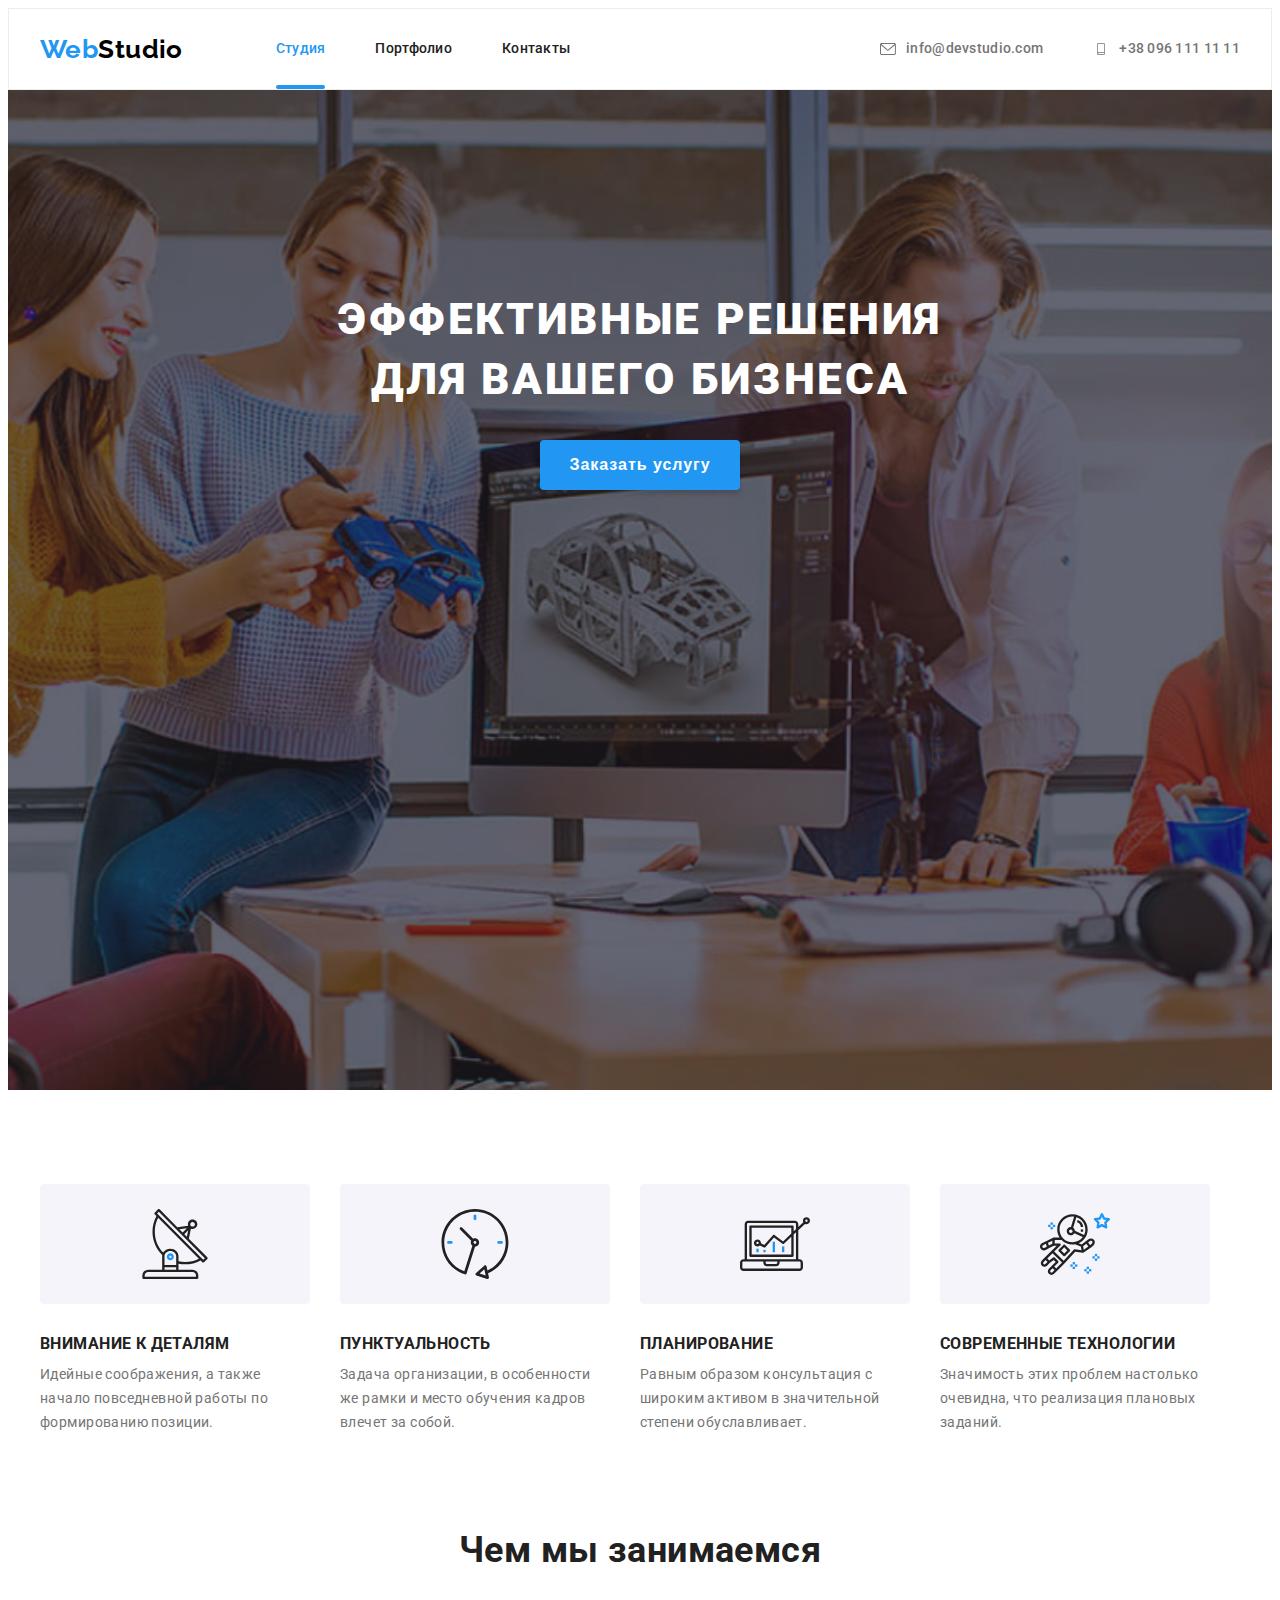
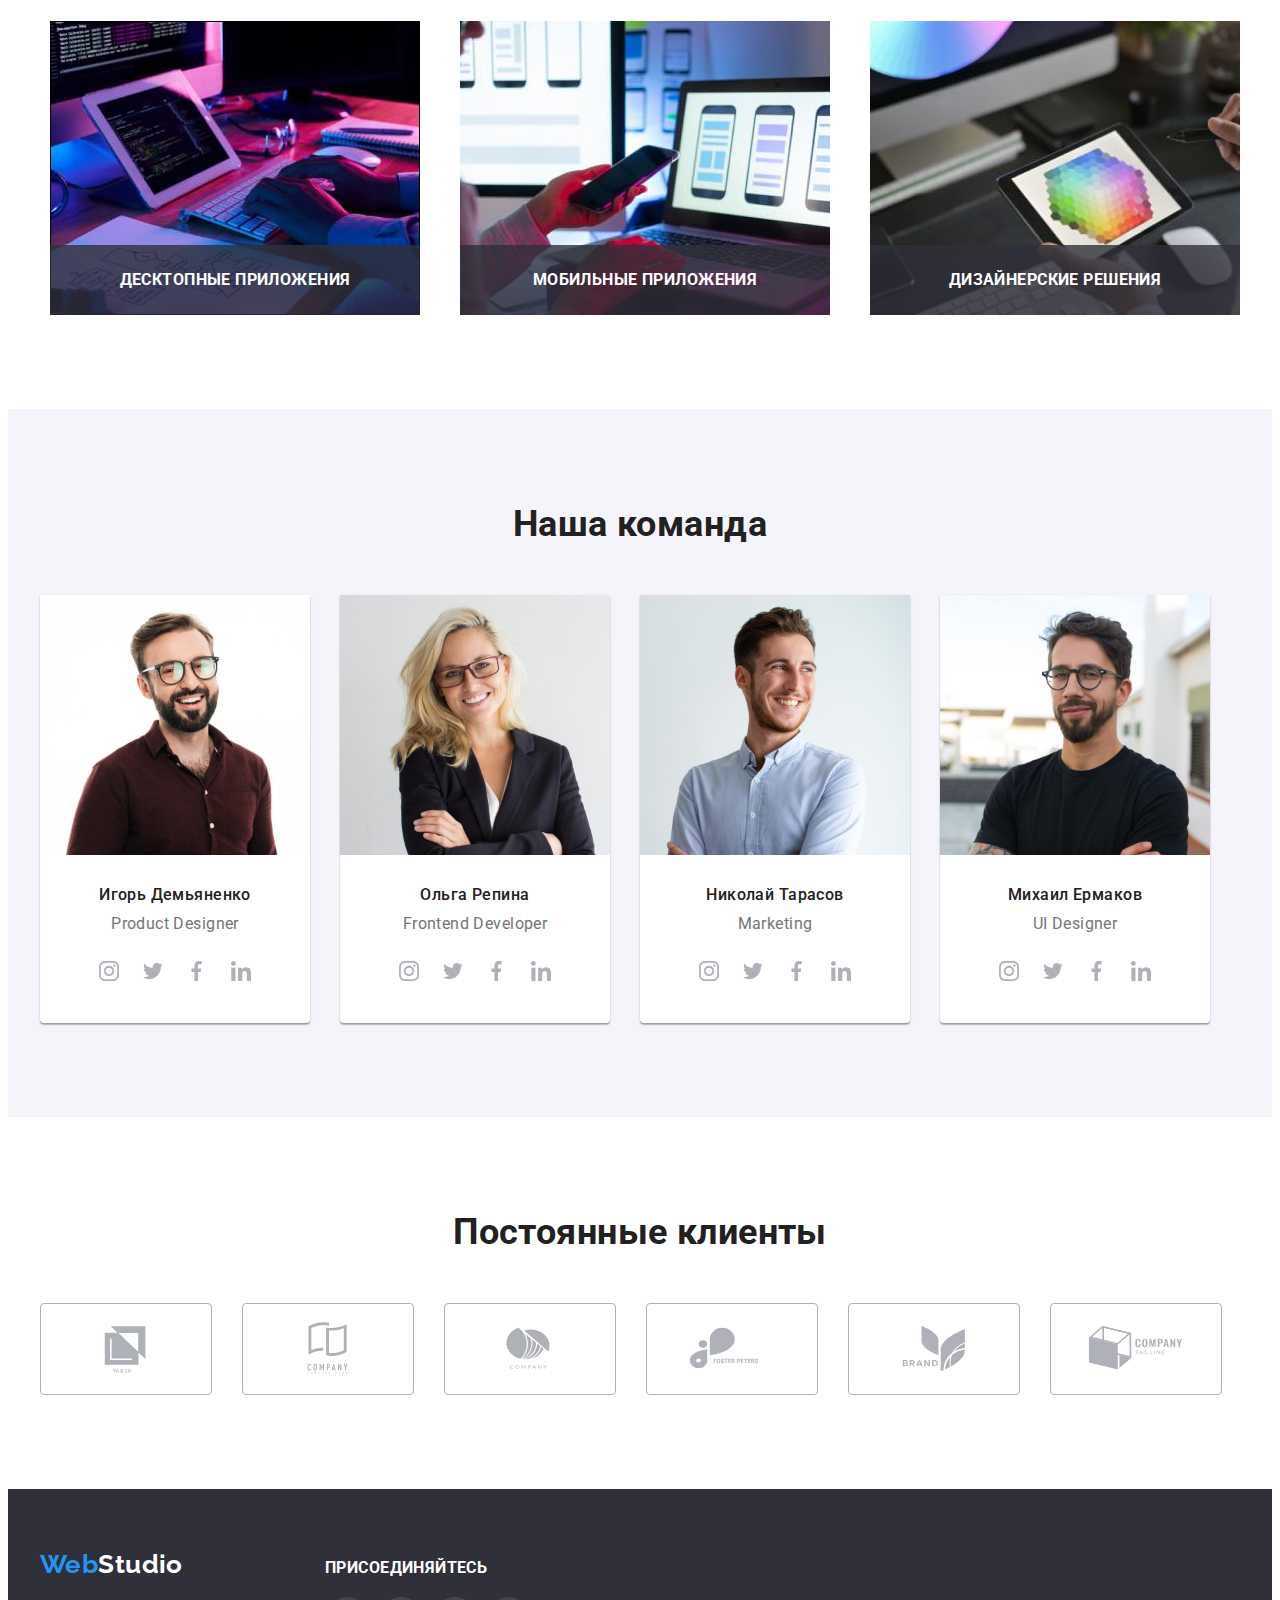
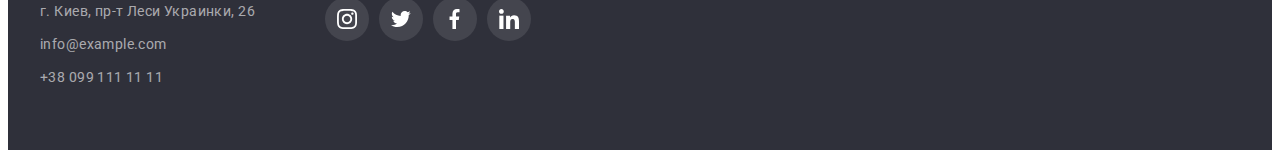
<file: index.html>
<!DOCTYPE html>
<html lang="ru">
<head>
    <meta charset="UTF-8">
    <meta http-equiv="X-UA-Compatible" content="IE=edge">
    <meta name="viewport" content="width=device-width, initial-scale=1.0">
    <link rel="stylesheet" href="https://cdnjs.cloudflare.com/ajax/libs/modern-normalize/1.1.0/modern-normalize.min.css" integrity="sha512-wpPYUAdjBVSE4KJnH1VR1HeZfpl1ub8YT/NKx4PuQ5NmX2tKuGu6U/JRp5y+Y8XG2tV+wKQpNHVUX03MfMFn9Q==" crossorigin="anonymous" referrerpolicy="no-referrer" />
    <link rel="preconnect" href="https://fonts.googleapis.com">
    <link rel="preconnect" href="https://fonts.gstatic.com" crossorigin>
    <link href="https://fonts.googleapis.com/css2?family=Raleway:wght@700&family=Roboto:wght@400;500;700;900&display=swap" rel="stylesheet"> 
    <link rel="stylesheet" href="./css/styles.css">
    <title>WebStudio</title>
</head>
<body>
    <!--Header-->
    <header class="page-header">
        <!--navigation section-->
        <div class="container main-flex">
            <nav class="navigation main-flex">
            <a class="logo" href="/">Web<span class="logo-header">Studio</span> </a>    
            <ul class="navigation-list main-flex">
                <li class="navigation-item"><a class="navigation-link current" href="/">Студия</a> </li>
                <li class="navigation-item"><a class="navigation-link" href="./portfolio.html">Портфолио</a> </li>
                <li class="navigation-item"><a class="navigation-link" href="/">Контакты</a> </li>
            </ul>
            </nav>
        <!--contacts section-->
            <ul class="contacts-list main-flex">
                <li class="contacts-item ">
                    <a class="contacts-link" href="mailto:info@devstudio.com">
                        <svg class="contacts-icon" width="16" height="12" fill="#AFB1B8">
                            <use href="./images/icons.svg#icon-envelope"></use>
                        </svg>
                        info@devstudio.com</a></li>
                <li class="contacts-item">
                    <a class="contacts-link" href="tel:+380961111111">
                        <svg class="contacts-icon"width="16" height="12" fill="#AFB1B8">
                            <use href="./images/icons.svg#icon-smartphone"></use>
                        </svg>
                        +38 096 111 11 11</a></li>
            </ul>
        </div>
    </header>
    <!--Main body-->
    <main class="page-name">
        <!--hero section-->
        <section class="hero-section">
            <div class="container">
                <h1 class="hero-name">Эффективные решения для вашего бизнеса</h1>
                <button class="hero-button button" type="button" data-modal-open>Заказать услугу</button>
            </div>
        </section>
        <!--benefits section-->
        <section class="benefits-section section">
            <h2 class="visually-hidden">Наши преимущества</h2>
            <div class="container">
                <ul class="benefits-list main-flex">          
                    <li class="benefits-item">
                        <div class="benefits-pictures">
                            <svg width="70" height="70">
                                <use href="./images/icons.svg#icon-antenna-1"></use>
                            </svg>
                        </div>
                        <h3 class="benefits-name">Внимание к деталям</h3>
                        <p class="benefits-text">Идейные соображения, а также начало повседневной работы по формированию позиции.</p>
                    </li>
                    <li class="benefits-item">
                        <div class="benefits-pictures">
                            <svg width="70" height="70">
                                <use href="./images/icons.svg#icon-clock-1"></use>
                            </svg>
                        </div>
                        <h3 class="benefits-name"> Пунктуальность</h3>
                        <p class="benefits-text">Задача организации, в особенности же рамки и место обучения кадров влечет за собой.</p>
                    </li>
                    <li class="benefits-item">
                        <div class="benefits-pictures">
                            <svg width="70" height="70">
                                <use href="./images/icons.svg#icon-diagram-1"></use>
                            </svg>
                        </div>
                        <h3 class="benefits-name">Планирование</h3>
                        <p class="benefits-text">Равным образом консультация с широким активом в значительной степени обуславливает.</p>
                    </li>
                    <li class="benefits-item">
                        <div class="benefits-pictures">
                            <svg width="70" height="70">
                                <use href="./images/icons.svg#icon-astronaut-1"></use>
                            </svg>
                        </div>
                        <h3 class="benefits-name">Современные технологии</h3>
                        <p class="benefits-text">Значимость этих проблем настолько очевидна, что реализация плановых заданий.</p>
                    </li>
                </ul>
            </div>
        </section>
        <!--activity section-->
        <section class="activity-section section">
            <div class="container">
                <h2 class="section-title">Чем мы занимаемся</h2>
                <ul class="activity-list main-flex">
                    <li class="activity-item">
                        <img src="./images/img1.jpg" 
                        alt="programer working his desk office" 
                        width="370"/>
                        <h3 class="overlay-activity-title">Десктопные приложения</h3>
                    </li>
                    <li class="activity-item">
                        <img src="./images/img2.jpg"
                        alt="smartphones"
                        width="370"/>
                        <h3 class="overlay-activity-title">Мобильные приложения</h3>
                    </li>
                    <li class="activity-item">
                        <img src="./images/img3.jpg"
                        alt="creative color"
                        width="370"/>
                        <h3 class="overlay-activity-title">Дизайнерские решения</h3>
                    </li>
                </ul>
            </div>
        </section>
        <!--team section-->
        <section class="team-section section">
            <div class="container">
                <h2 class="section-title">Наша команда</h2>
                <ul class="team-list main-flex">
                    <li class="team-item">
                        <img src="./images/team-member1.jpg"
                        alt="Игорь Демьяненко"
                        width="270"/>
                        <div class="social-container">
                        <h3 class="team-name">Игорь Демьяненко</h3>
                        <p class="team-text">Product Designer</p>
                        <ul class="social-list">
                            <li class="social-item">
                                <a href="https://instagram.com/" class="social-link" width="20px" height="20px">
                                    <svg class="social-icon" width="20" height="20">
                                        <use href="./images/icons.svg#icon-instagram-2"></use>
                                    </svg>
                                </a>
                            </li>
                            <li class="social-item">
                                <a href="https://twitter.com/" class="social-link" width="20px" height="20px">
                                    <svg class="social-icon" width="20" height="20">
                                        <use href="./images/icons.svg#icon-twitter"></use>
                                    </svg>
                                </a>
                            </li>
                            <li class="social-item">
                                <a href="https://facebook.com/" class="social-link" width="20px" height="20px">
                                    <svg class="social-icon" width="20" height="20">
                                        <use href="./images/icons.svg#icon-facebook"></use>
                                    </svg>
                                </a>
                            </li>
                            <li class="social-item">
                                <a href="https://linkedin.com/" class="social-link" width="20px" height="20px">
                                    <svg class="social-icon"width="20" height="20">
                                        <use href="./images/icons.svg#icon-linkedin-1"></use>
                                    </svg>
                                </a>
                            </li>
                        </ul>
                        </div>
                    </li>
                    <li class="team-item">
                        <img src="./images/team-member2.jpg"
                        alt="Ольга Репина"
                        width="270"/>
                        <div class="social-container">
                        <h3 class="team-name">Ольга Репина</h3>
                        <p class="team-text">Frontend Developer</p>
                        <ul class="social-list">
                            <li class="social-item">
                                <a href="https://instagram.com/" class="social-link" width="20px" height="20px">
                                    <svg class="social-icon" width="20" height="20">
                                        <use href="./images/icons.svg#icon-instagram-2"></use>
                                    </svg>
                                </a>
                            </li>
                            <li class="social-item">
                                <a href="https://twitter.com/" class="social-link" width="20px" height="20px">
                                    <svg class="social-icon" width="20" height="20">
                                        <use href="./images/icons.svg#icon-twitter"></use>
                                    </svg>
                                </a>
                            </li>
                            <li class="social-item">
                                <a href="https://facebook.com/" class="social-link" width="20px" height="20px">
                                    <svg class="social-icon" width="20" height="20">
                                        <use href="./images/icons.svg#icon-facebook"></use>
                                    </svg>
                                </a>
                            </li>
                            <li class="social-item">
                                <a href="https://linkedin.com/" class="social-link" width="20px" height="20px">
                                    <svg class="social-icon"width="20" height="20">
                                        <use href="./images/icons.svg#icon-linkedin-1"></use>
                                    </svg>
                                </a>
                            </li>
                        </ul>
                        </div>
                    </li>
                    <li class="team-item">
                        <img src="./images/team-member3.jpg"
                        alt="Николай Тарасов"
                        width="270"/>
                        <div class="social-container">
                        <h3 class="team-name">Николай Тарасов</h3>
                        <p class="team-text">Marketing</p>
                        <ul class="social-list">
                            <li class="social-item">
                                <a href="https://instagram.com/" class="social-link" width="20px" height="20px">
                                    <svg class="social-icon" width="20" height="20">
                                        <use href="./images/icons.svg#icon-instagram-2"></use>
                                    </svg>
                                </a>
                            </li>
                            <li class="social-item">
                                <a href="https://twitter.com/" class="social-link" width="20px" height="20px">
                                    <svg class="social-icon" width="20" height="20">
                                        <use href="./images/icons.svg#icon-twitter"></use>
                                    </svg>
                                </a>
                            </li>
                            <li class="social-item">
                                <a href="https://facebook.com/" class="social-link" width="20px" height="20px">
                                    <svg class="social-icon" width="20" height="20">
                                        <use href="./images/icons.svg#icon-facebook"></use>
                                    </svg>
                                </a>
                            </li>
                            <li class="social-item">
                                <a href="https://linkedin.com/" class="social-link" width="20px" height="20px">
                                    <svg class="social-icon"width="20" height="20">
                                        <use href="./images/icons.svg#icon-linkedin-1"></use>
                                    </svg>
                                </a>
                            </li>
                        </ul>
                        </div>
                    </li>
                    <li class="team-item">
                        <img src="./images/team-member4.jpg"
                        alt="Михаил Ермаков"
                        width="270"/>
                        <div class="social-container">
                        <h3 class="team-name">Михаил Ермаков</h3>
                        <p class="team-text">UI Designer</p>
                        <ul class="social-list">
                            <li class="social-item">
                                <a href="https://instagram.com/" class="social-link" width="20px" height="20px">
                                    <svg class="social-icon" width="20" height="20">
                                        <use href="./images/icons.svg#icon-instagram-2"></use>
                                    </svg>
                                </a>
                            </li>
                            <li class="social-item">
                                <a href="https://twitter.com/" class="social-link" width="20px" height="20px">
                                    <svg class="social-icon" width="20" height="20">
                                        <use href="./images/icons.svg#icon-twitter"></use>
                                    </svg>
                                </a>
                            </li>
                            <li class="social-item">
                                <a href="https://facebook.com/" class="social-link" width="20px" height="20px">
                                    <svg class="social-icon" width="20" height="20">
                                        <use href="./images/icons.svg#icon-facebook"></use>
                                    </svg>
                                </a>
                            </li>
                            <li class="social-item">
                                <a href="https://linkedin.com/" class="social-link" width="20px" height="20px">
                                    <svg class="social-icon"width="20" height="20">
                                        <use href="./images/icons.svg#icon-linkedin-1"></use>
                                    </svg>
                                </a>
                            </li>
                        </ul>
                        </div>
                    </li>
                </ul>
            </div>
        </section>
        <!-- clients section -->
        <section class="section">
            <div class="container">
                <h2 class="section-title">Постоянные клиенты</h2>
                <ul class="clients-list main-flex">
                    <li class="clients-item">
                        <a href="" class="clients-link">
                            <svg class="clients-icon" width="106" height="60">
                                <use href="./images/icons.svg#icon-Logo1"></use>
                            </svg>
                        </a>
                    </li>
                    <li class="clients-item">
                        <a href="" class="clients-link">
                            <svg class="clients-icon" width="106" height="60">
                                <use href="./images/icons.svg#icon-Logo2"></use>
                            </svg>
                        </a>
                    </li>
                    <li class="clients-item">
                        <a href="" class="clients-link">
                            <svg class="clients-icon" width="106" height="60">
                                <use href="./images/icons.svg#icon-Logo3"></use>
                            </svg>
                        </a>
                    </li>
                    <li class="clients-item">
                        <a href="" class="clients-link">
                            <svg class="clients-icon" width="106" height="60">
                                <use href="./images/icons.svg#icon-Logo4"></use>
                            </svg>
                        </a>
                    </li>
                    <li class="clients-item">
                        <a href="" class="clients-link">
                            <svg class="clients-icon" width="106" height="60">
                                <use href="./images/icons.svg#icon-Logo5"></use>
                            </svg>
                        </a>
                    </li>
                    <li class="clients-item">
                        <a href="" class="clients-link">
                            <svg class="clients-icon" width="106" height="60">
                                <use href="./images/icons.svg#icon-Logo6"></use>
                            </svg>
                        </a>
                    </li>
                </ul>
            </div>
        </section>
    </main>
    <!--Footer-->
    <footer class="page-footer">
        <div class="footer-container">
            <div>
                <a class="logo" href="/">Web<span class="logo-footer">Studio</span> </a>
                <!--address section-->
                <address class="address">
                    <ul class="adress-list">
                        <li class="address-item"><a class="address-link" href="/">г. Киев, пр-т Леси Украинки, 26</a></li>
                        <li class="address-item"><a class="address-link" href="mailto:info@example.com">info@example.com</a></li>
                        <li class="address-item"><a class="address-link" href="tel:+380961111111">+38 099 111 11 11</a></li>
                    </ul>
                </address>
            </div>
            <div class="footer-social">
                <h3 class="social-title">Присоединяйтесь</h3>
                <ul class="footer-social-list main-flex">
                    <li class="footer-social-item">
                        <a href="https://instagram.com/" class="footer-social-link" width="20px" height="20px">
                            <svg class="social-icon" width="20" height="20">
                                <use href="./images/icons.svg#icon-instagram-2"></use>
                            </svg>
                        </a>
                    </li>
                    <li class="footer-social-item">
                        <a href="https://twitter.com/" class="footer-social-link" width="20px" height="20px">
                            <svg class="social-icon" width="20" height="20">
                                <use href="./images/icons.svg#icon-twitter"></use>
                            </svg>
                        </a>
                    </li>
                    <li class="footer-social-item">
                        <a href="https://facebook.com/" class="footer-social-link" width="20px" height="20px">
                            <svg class="social-icon" width="20" height="20">
                                <use href="./images/icons.svg#icon-facebook"></use>
                            </svg>
                        </a>
                    </li>
                    <li class="footer-social-item">
                        <a href="https://linkedin.com/" class="footer-social-link" width="20px" height="20px">
                            <svg class="social-icon"width="20" height="20">
                                <use href="./images/icons.svg#icon-linkedin-1"></use>
                            </svg>
                        </a>
                    </li>
                </ul>
            </div>
        </div>
    </footer>
    <div class="backdrop is-hidden" data-modal>
        <div class="modal">
        <button class="button-close button" data-modal-close>
            <svg class="icon-cross" width="18" height="18">
                <title>Закрыть</title>
                <use href="./images/icons.svg#icon-close"></use>
            </svg>
        </button>
        </div>
    </div>
    <script src="./js/modal.js"></script>
</body>
</html>
</file>
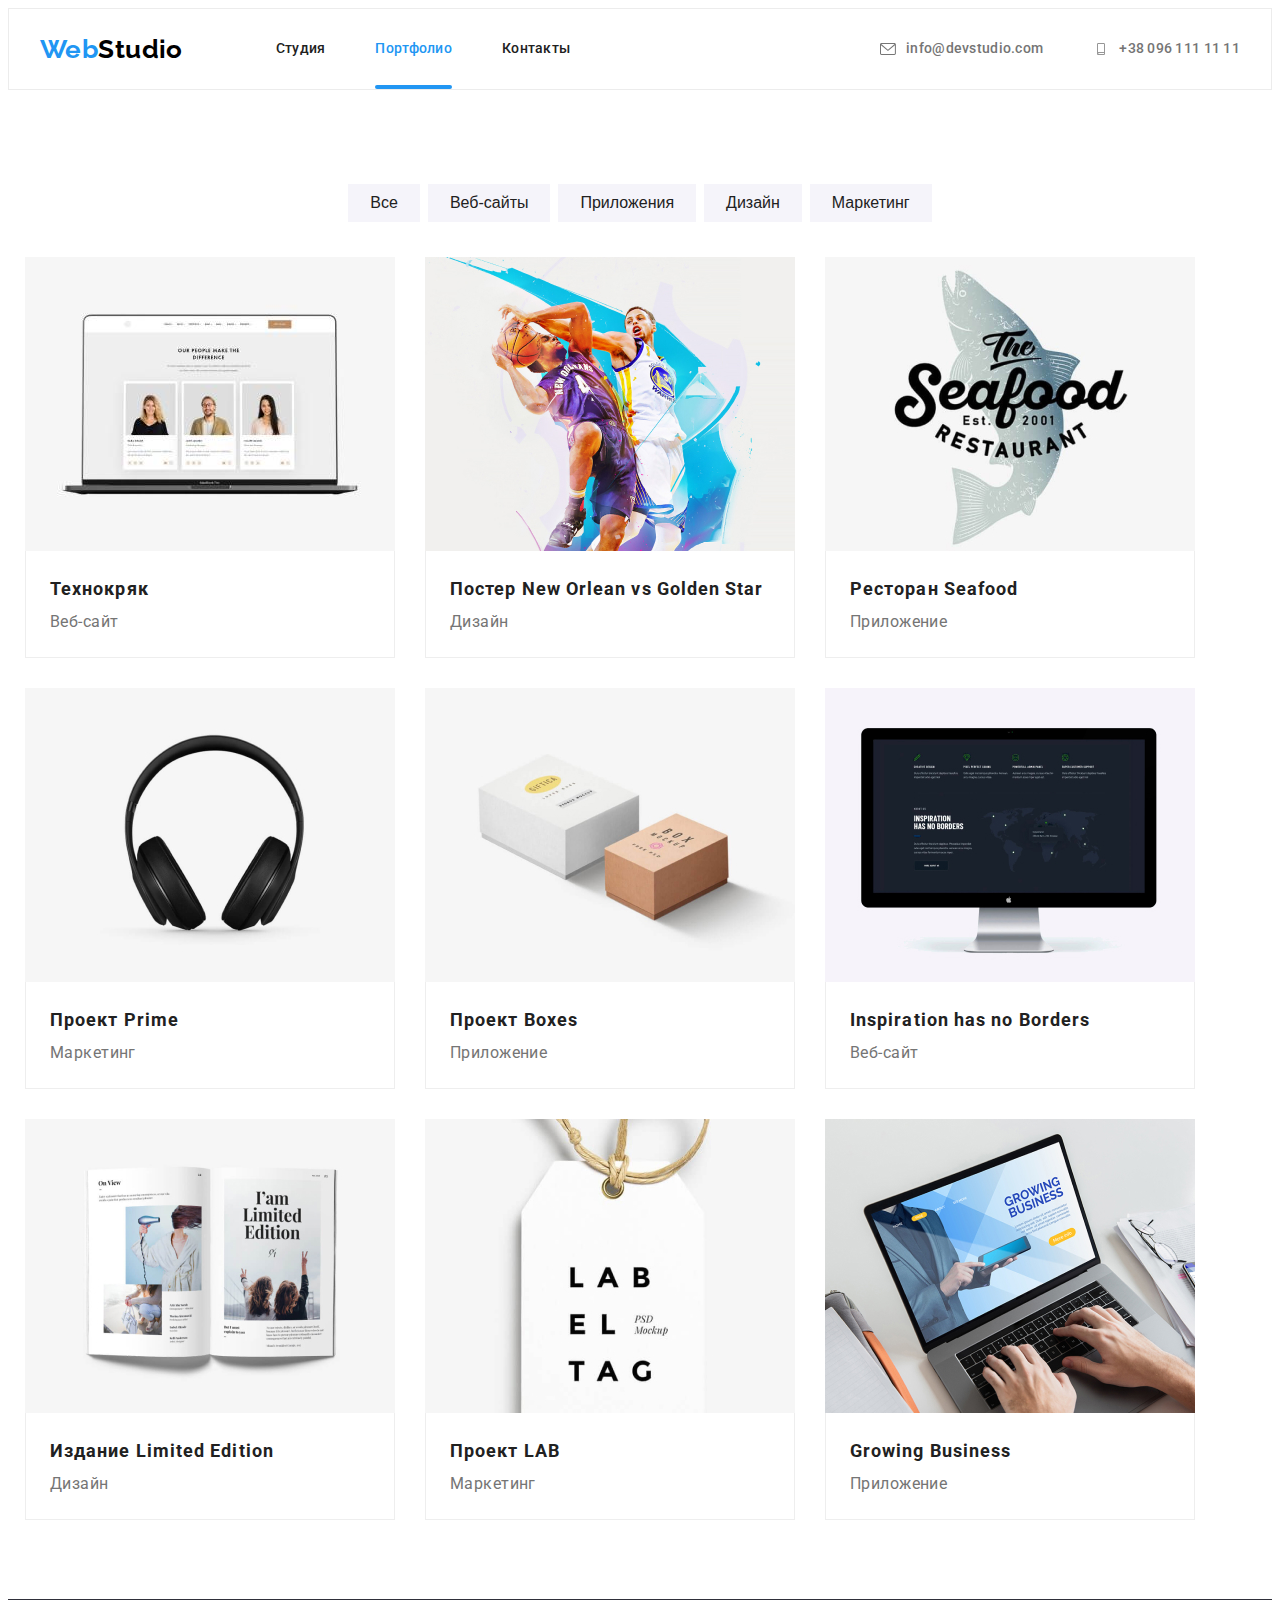
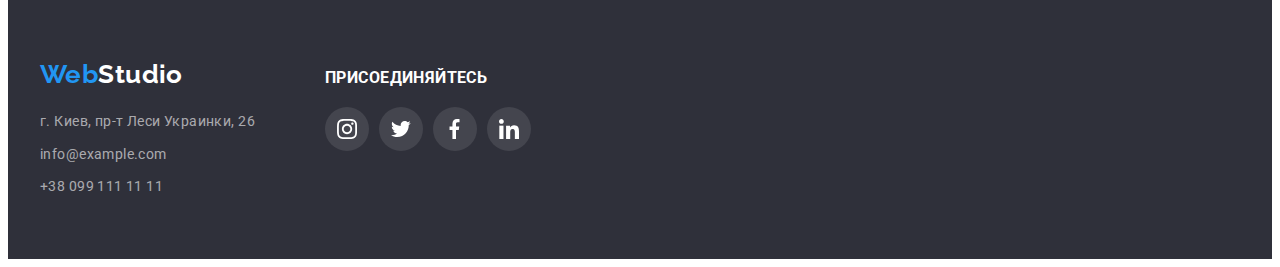
<file: portfolio.html>
<!DOCTYPE html>
<html lang="ru">
<head>
    <meta charset="UTF-8">
    <meta http-equiv="X-UA-Compatible" content="IE=edge">
    <meta name="viewport" content="width=device-width, initial-scale=1.0">
    <link rel="stylesheet" href="https://cdnjs.cloudflare.com/ajax/libs/modern-normalize/1.1.0/modern-normalize.min.css" integrity="sha512-wpPYUAdjBVSE4KJnH1VR1HeZfpl1ub8YT/NKx4PuQ5NmX2tKuGu6U/JRp5y+Y8XG2tV+wKQpNHVUX03MfMFn9Q==" crossorigin="anonymous" referrerpolicy="no-referrer" />
    <link rel="preconnect" href="https://fonts.googleapis.com">
    <link rel="preconnect" href="https://fonts.gstatic.com" crossorigin>
    <link href="https://fonts.googleapis.com/css2?family=Raleway:wght@700&family=Roboto:wght@400;500;700;900&display=swap" rel="stylesheet"> 
    <link rel="stylesheet" href="./css/styles.css">
    <title>Portfolio</title>
</head>
<body>
    <!--Header-->
    <header class="page-header">
        <!--navigation section-->
        <div class="container main-flex">
            <nav class="navigation main-flex">
            <a class="logo" href="/">Web<span class="logo-header">Studio</span> </a>    
            <ul class="navigation-list main-flex">
                <li class="navigation-item"> <a class="navigation-link" href="./index.html">Студия</a> </li>
                <li class="navigation-item"><a class="navigation-link current" href="#">Портфолио</a> </li>
                <li class="navigation-item"><a class="navigation-link" href="/">Контакты</a> </li>
            </ul>
            </nav>
        <!--contacts section-->
        <ul class="contacts-list main-flex">
            <li class="contacts-item ">
                <a class="contacts-link" href="mailto:info@devstudio.com">
                    <svg class="contacts-icon" width="16" height="12" fill="#AFB1B8">
                        <use href="./images/icons.svg#icon-envelope"></use>
                    </svg>
                    info@devstudio.com</a></li>
            <li class="contacts-item">
                <a class="contacts-link" href="tel:+380961111111">
                    <svg class="contacts-icon"width="16" height="12" fill="#AFB1B8">
                        <use href="./images/icons.svg#icon-smartphone"></use>
                    </svg>
                    +38 096 111 11 11</a></li>
        </ul>
        </div>
    </header>
    <!--Main body-->
    <main class="page-main">
        <!--button section-->
        <section class="button-section section">
            <h1 class="visually-hidden">Портфолио</h1>
            <div class="container">
                <ul class="button-list main-flex">
                    <li class="button-item"><button class="button-filter button" type="button">Все</button></li>
                    <li class="button-item"><button class="button-filter button" type="button">Веб-сайты</button></li>
                    <li class="button-item"><button class="button-filter button" type="button">Приложения</button></li>
                    <li class="button-item"><button class="button-filter button" type="button">Дизайн</button></li>
                    <li class="button-item"><button class="button-filter button" type="button">Маркетинг</button></li>
                </ul>
                <!--filter section-->
                <ul class="filter-list main-flex">
                    <li class="filter-item">
                        <a class="filter-link">
                        <div class="filter-item-wrap">
                        <img src="./images/portfolio1.jpg" 
                        alt="laptop screen"
                        width="370">
                        <p class="filter-text">Технокряк это современная площадка распространения коронавируса. Компании используют эту платформу для цифрового шпионажа и атак на защищённые сервера конкурентов.</p>
                        </div>
                        <div class="portfolio-card-text">
                            <h2 class="portfolio-title">Технокряк</h2>
                            <p class="portfolio-text">Веб-сайт</p>
                        </div>
                        </a>
                    
                    </li>
                    <li class="filter-item">
                        <a class="filter-link">
                        <div class="filter-item-wrap">
                        <img src="./images/portfolio2.jpg" 
                        alt="basketball players"
                        width="370">
                        <p class="filter-text">Технокряк это современная площадка распространения коронавируса. Компании используют эту платформу для цифрового шпионажа и атак на защищённые сервера конкурентов.</p>
                        </div>
                        <div class="portfolio-card-text">
                            <h2 class="portfolio-title">Постер New Orlean vs Golden Star</h2>
                            <p class="portfolio-text">Дизайн</p>
                        </div>
                        </a>
                    </li>
                    <li class="filter-item">
                        <a class="filter-link">
                        <div class="filter-item-wrap">
                        <img src="./images/portfolio3.jpg" 
                        alt="shark"
                        width="370">
                        <p class="filter-text">Технокряк это современная площадка распространения коронавируса. Компании используют эту платформу для цифрового шпионажа и атак на защищённые сервера конкурентов.</p>
                        </div>
                        <div class="portfolio-card-text">
                            <h2 class="portfolio-title">Ресторан Seafood</h2>
                            <p class="portfolio-text">Приложение</p>
                        </div>
                        </a>
                    </li>
                    <li class="filter-item">
                        <a class="filter-link">
                        <div class="filter-item-wrap">
                        <img src="./images/portfolio4.jpg" 
                        alt="headphones"
                        width="370">
                        <p class="filter-text">Технокряк это современная площадка распространения коронавируса. Компании используют эту платформу для цифрового шпионажа и атак на защищённые сервера конкурентов.</p>
                        </div>
                        <div class="portfolio-card-text">
                            <h2 class="portfolio-title">Проект Prime</h2>
                            <p class="portfolio-text">Маркетинг</p>
                        </div>
                        </a>
                    </li>
                    <li class="filter-item">
                        <a class="filter-link">
                        <div class="filter-item-wrap">
                        <img src="./images/portfolio5.jpg" 
                        alt="boxes"
                        width="370">
                        <p class="filter-text">Технокряк это современная площадка распространения коронавируса. Компании используют эту платформу для цифрового шпионажа и атак на защищённые сервера конкурентов.</p>
                        </div>
                        <div class="portfolio-card-text">
                            <h2 class="portfolio-title">Проект Boxes</h2>
                            <p class="portfolio-text">Приложение</p>
                        </div>
                        </a>
                    </li>
                    <li class="filter-item">
                        <a class="filter-link">
                        <div class="filter-item-wrap">
                        <img src="./images/portfolio6.jpg" 
                        alt="screen"
                        width="370">
                        <p class="filter-text">Технокряк это современная площадка распространения коронавируса. Компании используют эту платформу для цифрового шпионажа и атак на защищённые сервера конкурентов.</p>
                        </div>
                        <div class="portfolio-card-text">
                            <h2 class="portfolio-title">Inspiration has no Borders</h2>
                            <p class="portfolio-text">Веб-сайт</p>
                        </div>
                        </a>
                    </li>
                    <li class="filter-item">
                        <a class="filter-link">
                        <div class="filter-item-wrap">
                        <img src="./images/portfolio7.jpg" 
                        alt="magazine"
                        width="370">
                        <p class="filter-text">Технокряк это современная площадка распространения коронавируса. Компании используют эту платформу для цифрового шпионажа и атак на защищённые сервера конкурентов.</p>
                        </div>
                        <div class="portfolio-card-text">
                            <h2 class="portfolio-title">Издание Limited Edition</h2>
                            <p class="portfolio-text">Дизайн</p>
                        </div>
                        </a>
                    </li>
                    <li class="filter-item">
                        <a class="filter-link">
                        <div class="filter-item-wrap">
                        <img src="./images/portfolio8.jpg" 
                        alt="lable"
                        width="370">
                        <p class="filter-text">Технокряк это современная площадка распространения коронавируса. Компании используют эту платформу для цифрового шпионажа и атак на защищённые сервера конкурентов.</p>
                        </div>
                        <div class="portfolio-card-text">
                            <h2 class="portfolio-title">Проект LAB</h2>
                            <p class="portfolio-text">Маркетинг</p>
                        </div>
                        </a>
                    </li>
                    <li class="filter-item">
                        <a class="filter-link">
                        <div class="filter-item-wrap">
                        <img src="./images/portfolio9.jpg" 
                        alt="laptop"
                        width="370">
                        <p class="filter-text">Технокряк это современная площадка распространения коронавируса. Компании используют эту платформу для цифрового шпионажа и атак на защищённые сервера конкурентов.</p>
                        </div>
                        <div class="portfolio-card-text">
                            <h2 class="portfolio-title">Growing Business</h2>
                            <p class="portfolio-text">Приложение</p>
                        </div>
                        </a>
                    </li>
                </ul>
            </div>
        </section>
    </main>
    <!--Footer-->
    <footer class="page-footer">
        <div class="footer-container">
            <div>
                <a class="logo" href="/">Web<span class="logo-footer">Studio</span> </a>
                <!--address section-->
                <address class="address">
                    <ul class="adress-list">
                        <li class="address-item"><a class="address-link" href="/">г. Киев, пр-т Леси Украинки, 26</a></li>
                        <li class="address-item"><a class="address-link" href="mailto:info@example.com">info@example.com</a></li>
                        <li class="address-item"><a class="address-link" href="tel:+380961111111">+38 099 111 11 11</a></li>
                    </ul>
                </address>
            </div>
            <div class="footer-social">
                <h3 class="social-title">Присоединяйтесь</h3>
                <ul class="footer-social-list main-flex">
                    <li class="footer-social-item">
                        <a href="https://instagram.com/" class="footer-social-link" width="20px" height="20px">
                            <svg class="social-icon" width="20" height="20">
                                <use href="./images/icons.svg#icon-instagram-2"></use>
                            </svg>
                        </a>
                    </li>
                    <li class="footer-social-item">
                        <a href="https://twitter.com/" class="footer-social-link" width="20px" height="20px">
                            <svg class="social-icon" width="20" height="20">
                                <use href="./images/icons.svg#icon-twitter"></use>
                            </svg>
                        </a>
                    </li>
                    <li class="footer-social-item">
                        <a href="https://facebook.com/" class="footer-social-link" width="20px" height="20px">
                            <svg class="social-icon" width="20" height="20">
                                <use href="./images/icons.svg#icon-facebook"></use>
                            </svg>
                        </a>
                    </li>
                    <li class="footer-social-item">
                        <a href="https://linkedin.com/" class="footer-social-link" width="20px" height="20px">
                            <svg class="social-icon"width="20" height="20">
                                <use href="./images/icons.svg#icon-linkedin-1"></use>
                            </svg>
                        </a>
                    </li>
                </ul>
            </div>
        </div>
    </footer>
</body>
</html>
</file>
<file: css/styles.css>
:root {
    --primary-text-font: Roboto, sans-serif;
    --secondary-text-font: Raleway, sans-serif;
    --primary-text-color: #212121;
    --secondary-text-color: #757575;
    --accent-color: #2196F3;
    --primary-background-color: #2F303A;
    --secondary-background-color: #F5F4FA;
    --background-color: #E5E5E5;
    --general-white: #FFFFFF;
    --general-black: #000000;
    --icons-color:#AFB1B8;
    --transition-duration: 250ms;
    --transition-timing-function: cubic-bezier(0.4, 0, 0.2, 1);
}
/* utilities */
p,
h1,
h2,
h3,
h4,
h5,
h6
{
    margin: 0;
}
ul {
    margin: 0;
    padding: 0;
    list-style: none;
}
img {
    display: block;
    max-width: 100%;
    height: auto;
}
a {
    text-decoration: none;
}

.button {
    border: none;
    cursor: pointer;
}
.visually-hidden {
    position: absolute;
    width: 1px;
    height: 1px;
    margin: -1px;
    border: 0;
    padding: 0;
    white-space: nowrap;
    clip-path: inset(100%);
    clip: rect(0 0 0 0);
    overflow: hidden;
}
.container{
    width: 1200px;
    margin: 0 auto;
    padding-right: 15px;
    padding-left: 15px;
}
.section {
    padding-top: 94px;
    padding-bottom: 94px;
}
.main-flex {
    display: flex;
    align-items: center;
}
body {
    font-family: var(--primary-text-font);
    color: var(--secondary-text-color);
    font-size: 14px;
    letter-spacing: 0.03em;
    font-style: normal;
}
/* header */
.page-header {
    background-color: var(--general-white);
    height: 80px;
    border: 1px solid #ECECEC;
}
.logo {
    font-family: var(--secondary-text-font);
    font-weight: 700;
    font-size: 26px;
    line-height: 1.19;
    color: var(--accent-color);
}
.logo-header {
    color: var(--general-black);
}
.logo-footer {
    color: var(--general-white);
}
/* navigation */
.navigation-list {
    margin-left: 93px;
}
.navigation-link {
    padding-top: 32px;
    padding-bottom: 32px;
    display: block;
    font-weight: 500;
    line-height: 1.14;
    letter-spacing: 0.02em;
    color: var(--primary-text-color);
    transition: color var(--transition-duration) var(--transition-timing-function);
    
}
.navigation-item:not(:last-child) {
    margin-right: 50px;
}
.navigation-link:hover, .navigation-link:focus {
    color: var(--accent-color);
    
}
.navigation-link.current {
    position: relative;
    color: var(--accent-color);
}
.navigation-link.current::after {
    position: absolute;
    background-color: var(--accent-color);
    content: '';
    width: 100%;
    height: 4px;
    border-radius: 2px;
    bottom: 0;
    left: 0;
}
/* contacts */
.contacts-list {
    margin-left: auto;
    align-items: center;
}
.contacts-item {
    display: block;
    padding-top: 32px;
    padding-bottom: 32px;
}
.contacts-item:not(:last-child) {
    margin-right: 50px;
}
.contacts-link {
    display: flex;
    align-items: center;
    font-weight: 500;
    line-height: 1.14;
    letter-spacing: 0.02em;
    color: inherit;
    transition: color var(--transition-duration) var(--transition-timing-function);
}
.contacts-link:hover,
.contacts-link:focus {
    color: var(--accent-color);
    fill: currentColor;
}
.contacts-icon {
    margin-right: 10px;
    fill: currentColor;
}
/* hero */
.hero-section {
    max-width: 1600px;
    height: 600px;
    margin: 0 auto;
    padding-top: 200px;
    padding-bottom: 200px;
    align-items: center;
    text-align: center;
    background-color: var(--primary-background-color);
    background-image: linear-gradient(to right, rgba(47, 48, 58, 0.4), rgba(47, 48, 58, 0.4)), url(../images/overlay.jpg);
    background-repeat: no-repeat;
    background-position: center;
    background-size: cover;
}
.hero-name {
    margin: 0 auto;
    width: 696px;
    font-style: normal;
    font-weight: 900;
    font-size: 44px;
    line-height: 1.36;
    color: var(--general-white);
    letter-spacing: 0.06em;
    text-transform: uppercase;
}
.hero-button {
    margin-top: 30px;
    width: 200px;
    height: 50px;
    font-weight: 700;
    font-size: 16px;
    line-height: 1.87;
    letter-spacing: 0.06em;
    color: var(--general-white);
    background-color: var(--accent-color);
    box-shadow: 0px 4px 4px rgba(0, 0, 0, 0.15);
    border-radius: 4px;
    transition: background-color var(--transition-duration) var(--transition-timing-function);
}
.hero-button:hover, .hero-button:focus {
    background-color: #188CE8
    
}
.backdrop {
    position: fixed;
    top: 0;
    left: 0;
    width: 100%;
    height: 100%;
    visibility: visible;
    transition: opacity var(--transition-duration) var(--transition-timing-function), visibility var(--transition-duration) var(--transition-timing-function);
    background: rgba(0, 0, 0, 0.2);
    z-index: 1;
    /* display: flex; */
    /* justify-content: center; */
    /* margin: 0; */
    /* outline: none; */
}
.backdrop.is-hidden {
    visibility: hidden;
    opacity: 0;
    pointer-events: none;
}
.modal{
    position: absolute;
    top: 50%;
    left: 50%;
    transform: translate(-50%, -50%) scale(1);
    width: 528px;
    height: 581px;
    background-color: var(--general-white);
    box-shadow: 0px 1px 3px rgba(0, 0, 0, 0.12), 0px 1px 1px rgba(0, 0, 0, 0.14), 0px 2px 1px rgba(0, 0, 0, 0.2);
    border: 1px solid rgba(0, 0, 0, 0.1);
    border-radius: 4px;
}
.button-close {
    position: absolute;
    display: flex;
    top: 8px;
    right: 8px;
    width: 30px;
    height: 30px;
    justify-content: center;
    align-items: center;
    background-color: #FFFFFF;
    border: 1px solid rgba(0, 0, 0, 0.1);
    border-radius: 50%;
    cursor: pointer;
}
/* benefits */
.benefits-item {
    width: 270px;
}
.benefits-item:not(:last-child) {
    margin-right: 30px;
}
.benefits-name {
    margin-bottom: 10px;
    color: var(--primary-text-color);
    text-transform: uppercase;
    font-weight: 700;
}
.benefits-pictures {
    display: flex;
    justify-content: center;
    align-items: center;
    width: 270px;
    height: 120px;
    background-color: var(--secondary-background-color);
    border-radius: 4px;
    margin-bottom: 30px;
}
.benefits-pictures:not(:last-child) {
    margin-right: 30px;
}
.benefits-text {
    line-height: 1.71;
}
/* activity */
.activity-section {
    padding-top: 0;
}
.activity-item {
    position: relative;
    margin-left: auto;
}
.activity-item:not(:last-child) {
    margin-right: 30px;
}
.section-title {
    font-weight: 700;
    font-size: 36px;
    line-height: 1.17;
    text-align: center;
    margin-bottom: 50px;
    color: var(--primary-text-color);
}
.overlay-activity-title {
    position: absolute;
    display: flex;
    justify-content: center;
    align-items: center;
    bottom: 0;
    width: 100%;
    height: 70px;
    font-weight: 700;
    line-height: 1.14;
    text-align: center;
    text-transform: uppercase;
    color: var(--general-white);
    background: rgba(47, 48, 58, 0.8);
}
/* team section */
.team-section {
    background-color: #F5F4FA;
} 
.team-item {
    background-color: var(--general-white);
    box-shadow: 0px 1px 3px rgba(0, 0, 0, 0.12), 0px 1px 1px rgba(0, 0, 0, 0.14), 0px 2px 1px rgba(0, 0, 0, 0.2);
    border-radius: 0px 0px 4px 4px;
}
.team-list {
    display: flex;
}
.team-item:not(:last-child) {
    margin-right: 30px;
}
.team-name {
    margin-bottom: 10px;
    text-align: center;
    font-weight: 500;
    font-size: 16px;
    line-height: 1.19;
    color: var(--primary-text-color);
}
.team-text {
    margin-bottom: 16px;
    text-align: center;
    font-size: 16px;
    line-height: 1.19;
}
.social-container {
    padding: 30px 0;
}
.social-list{
    display: flex;
    justify-content: center;
}
.social-item {
    fill: currentColor;
}
.social-link {
    display: inline-flex;
    justify-content: center;
    align-items: center;
    width: 44px;
    height: 44px;
    border-radius: 50%;
    fill: var(--icons-color);
    transition: background-color var(--transition-duration) var(--transition-timing-function),
    fill var(--transition-duration) var(--transition-timing-function);
}
.social-link:not(:last-child) {
    margin-right: 10px;
}
.social-link:hover,
.social-link:focus {
    background-color: var(--accent-color);
    fill: var(--general-white);
}
/* clients section */
.clients-link {
    display: flex;
    justify-content: center;
    align-items: center;
    width: 170px;
    height: 90px;
    border: 1px solid #AFB1B8;
    border-radius: 4px;
    fill: var(--icons-color);
    transition: border var(--transition-duration) var(--transition-timing-function),
    fill var(--transition-duration) var(--transition-timing-function)
    ;
}
.clients-item:not(:last-child) {
    margin-right: 30px;
}
.clients-link:hover,.clients-link:focus {
    border: 1px solid #2196F3;
    fill: var(--accent-color);
}

/* portfolio */
/* button-section */
.button-list {
    justify-content: center;
    padding-bottom: 50px;
}
.button-item {
    background-color: var(--secondary-background-color);
}
.button-item:not(:last-child) {
    margin-right: 8px;
}
.button-filter {
    padding-top: 6px;
    padding-right: 22px;
    padding-bottom: 6px;
    padding-left: 22px;
    color: var(--primary-text-color);
    background-color: var(--secondary-background-color);
    border-radius: 4px;
    font-weight: 500;
    font-size: 16px;
    line-height: 1.62;
    text-align: center;
    transition: color var(--transition-duration) var(--transition-timing-function),
    background-color var(--transition-duration) var(--transition-timing-function),
    box-shadow var(--transition-duration) var(--transition-timing-function);
}
.button-filter:hover, 
.button-filter:focus {
    color: var(--general-white);
    background-color: var(--accent-color);
    box-shadow: 0px 3px 1px rgba(0, 0, 0, 0.1), 0px 1px 2px rgba(0, 0, 0, 0.08), 0px 2px 2px rgba(0, 0, 0, 0.12);
}
/* filter section */
.filter-list {
    display: flex;
    flex-wrap: wrap;
    margin: -15px;
}
.filter-item {
    margin-right: 30px;
    margin-bottom: 30px;
}
.filter-link {
    display: block;
 transition: box-shadow var(--transition-duration) var(--transition-timing-function);;
}
.filter-link:hover,
.filter-link:focus {
    box-shadow: 0px 1px 1px rgba(0, 0, 0, 0.12), 0px 4px 4px rgba(0, 0, 0, 0.06), 1px 4px 6px rgba(0, 0, 0, 0.16);
}
.filter-item:nth-child(3n) {
    margin-right: 0;
}
.filter-item:nth-last-child(-n+3) {
    margin-bottom: 0;
}
.portfolio-card-text {
    border: 1px solid #EEEEEE;
    border-top: none;
    padding:20px 24px;
}
.portfolio-title {
    font-weight: 700;
    font-size: 18px;
    line-height: 2;
    letter-spacing: 0.06em;
    color: var(--primary-text-color);
}
.portfolio-text {
    font-size: 16px;
    line-height: 1.87;
}
.filter-item-wrap {
    position: relative;
    overflow: hidden;
}
.filter-text {
    position: absolute;
    top: 100%;
    left: 0;
    font-size: 18px;
    line-height: 1.56;
    color: var(--general-white);
    background: rgba(33, 150, 243, 0.9);
    padding: 63px 24px;
    opacity: 0;
    transform: translateY(0);
    transition: transform var(--transition-duration) var(--transition-timing-function), opacity var(--transition-duration) var(--transition-timing-function);
}
.filter-link:hover .filter-text,
.filter-link:focus .filter-text {
    transform: translateY(-100%);
    opacity: 1;
}
/* page footer */
.page-footer {
    padding-top: 60px;
    padding-bottom: 60px;
    background-color: var(--primary-background-color);
}
.address {
    margin-top: 20px;
    font-style: inherit;
}
.address-item:not(:last-child) {
    margin-bottom: 9px;
}
.address-link {
    line-height: 1.71;
    color: rgba(255, 255, 255, 0.6);
    transition: color var(--transition-duration) var(--transition-timing-function);
}
.address-link:hover,
.address-link:focus {
    color: var(--general-white);
}
/* footer social */
.footer-container {
    display: flex;
    align-items: baseline;
    width: 1200px;
    margin: 0 auto;
    padding-right: 15px;
    padding-left: 15px;
}
.footer-social{
    margin-left: 70px;
}
.social-title{
    font-weight: 700;
    text-transform: uppercase;
    color: var(--general-white);
    margin-bottom: 20px;
}
.footer-social-link {
    display: flex;
    justify-content: center;
    align-items: center;
    width: 44px;
    height: 44px;
    border-radius: 50%;
    fill: var(--general-white);
    background-color: rgba(255, 255, 255, 0.1);
    transition: background-color var(--transition-duration) var(--transition-timing-function);
}
.footer-social-link:hover,.footer-social-link:focus {
    background-color: var(--accent-color);
    fill: var(--general-white);
}
.footer-social-item:not(:last-child) {
    margin-right: 10px;
}
</file>
